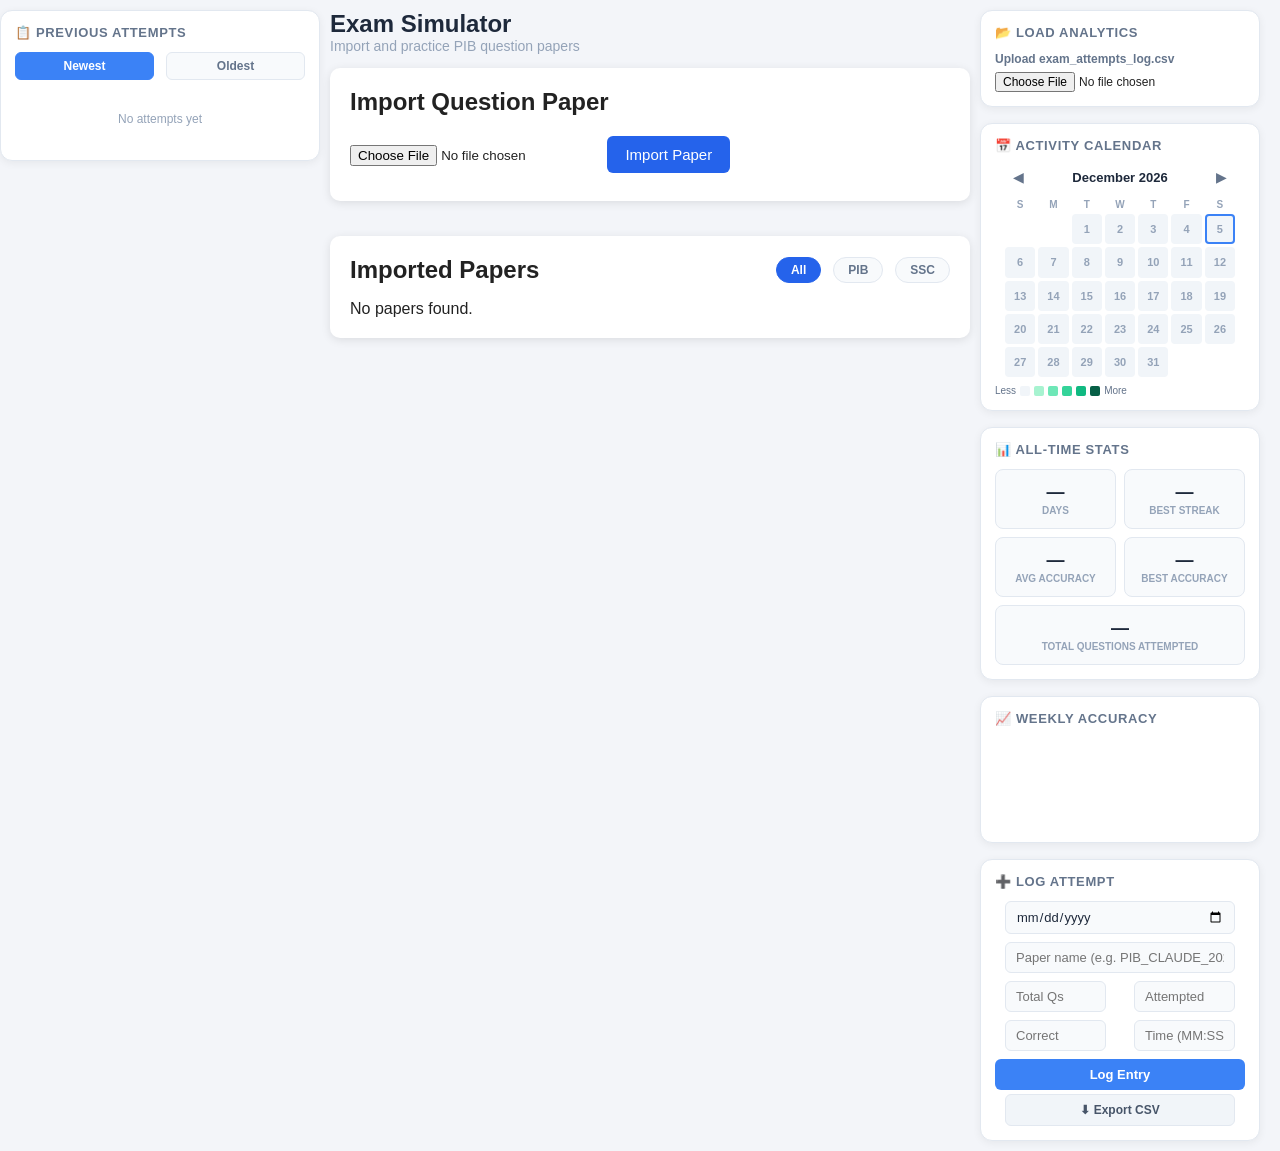
<file: index.html>
<!DOCTYPE html>
<html lang="en">
<head>
    <meta charset="UTF-8">
    <meta name="viewport" content="width=device-width, initial-scale=1.0">
    <title>Exam Simulator</title>
    <link rel="stylesheet" href="style.css">
    <style>
        /* ---- Home page two-column layout ---- */
        .home-layout {
            display: grid;
            grid-template-columns: 320px 1fr 280px;
            gap: 10px;
            width: calc(100% - 20px);
        margin-left: 10px;
        margin-right: 10px;
            max-width: calc(100% - 20px);
        margin-left: 10px;
        margin-right: 10px;
            margin: 10px 0;
        }

        /* ---- Sidebar (analytics panel) ---- */
        .analytics-sidebar {
            display: flex;
            flex-direction: column;
            gap: 16px;
        }

        .sidebar-card {
            background: #fff;
            border-radius: 12px;
            padding: 14px;
            box-shadow: 0 2px 8px rgba(0,0,0,0.06);
            border: 1px solid #e2e8f0;
        }

        .sidebar-card h3 {
            font-size: 13px;
            font-weight: 700;
            color: #64748b;
            text-transform: uppercase;
            letter-spacing: 0.05em;
            margin-bottom: 12px;
        }

        /* Calendar */
        #calendarContainer { width: calc(100% - 20px);
        margin-left: 10px;
        margin-right: 10px; }

        .cal-nav {
            display: flex;
            justify-content: space-between;
            align-items: center;
            margin-bottom: 8px;
        }
        .cal-nav-title {
            font-size: 13px;
            font-weight: 700;
            color: #1e293b;
        }
        .cal-nav-btn {
            background: none;
            border: none;
            color: #64748b;
            cursor: pointer;
            font-size: 14px;
            padding: 4px 8px;
            border-radius: 4px;
            transition: background 0.15s;
        }
        .cal-nav-btn:hover { background: #f1f5f9; color: #1e293b; }

        .cal-grid {
            display: grid;
            grid-template-columns: repeat(7, 1fr);
            gap: 3px;
        }
        .cal-header-row { margin-bottom: 2px; }
        .cal-day-header {
            font-size: 10px;
            font-weight: 700;
            color: #94a3b8;
            text-align: center;
            padding: 2px 0;
        }
        .cal-cell {
            aspect-ratio: 1;
            display: flex;
            align-items: center;
            justify-content: center;
            font-size: 11px;
            font-weight: 600;
            color: #94a3b8;
            border-radius: 4px;
            background: #f1f5f9;
            cursor: default;
            transition: transform 0.15s;
            position: relative;
        }
        .cal-cell.cal-blank { background: transparent; }
        .cal-cell.cal-practiced {
            cursor: pointer;
            font-weight: 700;
        }
        .cal-cell.cal-practiced:hover { transform: scale(1.15); z-index: 2; }
        .cal-cell.cal-today {
            box-shadow: inset 0 0 0 2px #3b82f6;
        }

        /* Legend */
        .cal-legend {
            display: flex;
            gap: 4px;
            align-items: center;
            margin-top: 8px;
            font-size: 10px;
            color: #64748b;
        }
        .cal-legend span {
            display: inline-block;
            width: 10px; height: 10px;
            border-radius: 2px;
        }

        /* Stats grid */
        .stats-mini-grid {
            display: grid;
            grid-template-columns: 1fr 1fr;
            gap: 8px;
        }
        .mini-stat {
            background: #f8fafc;
            border-radius: 8px;
            padding: 12px;
            text-align: center;
            border: 1px solid #e2e8f0;
        }
        .mini-stat-val {
            font-size: 18px;
            font-weight: 800;
            color: #1e293b;
        }
        .mini-stat-label {
            font-size: 10px;
            font-weight: 600;
            color: #94a3b8;
            text-transform: uppercase;
            margin-top: 2px;
        }

        /* Today block */
        .today-row {
            display: flex;
            justify-content: space-between;
            font-size: 13px;
            padding: 4px 0;
            border-bottom: 1px solid #f1f5f9;
            color: #334155;
        }
        .today-row:last-child { border-bottom: none; }
        .today-row span:last-child { font-weight: 700; }

        /* Weekly chart */
        #weeklyChart {
            width: calc(100% - 20px);
        margin-left: 10px;
        margin-right: 10px;
            height: 90px;
            display: block;
        }

        /* Log form */
        .log-form {
            display: flex;
            flex-direction: column;
            gap: 8px;
        }
        .log-form input {
            width: calc(100% - 20px);
        margin-left: 10px;
        margin-right: 10px;
            padding: 7px 10px;
            border: 1px solid #e2e8f0;
            border-radius: 6px;
            font-size: 13px;
            color: #1e293b;
            background: #f8fafc;
        }
        .log-form input:focus {
            outline: none;
            border-color: #3b82f6;
            background: #fff;
        }
        .log-form-row {
            display: grid;
            grid-template-columns: 1fr 1fr;
            gap: 8px;
        }
        .log-form button[type=submit] {
            padding: 8px;
            background: #3b82f6;
            color: white;
            border: none;
            border-radius: 6px;
            font-size: 13px;
            font-weight: 600;
            cursor: pointer;
            transition: all 0.2s;
        }
        .log-form button[type=submit]:hover { background: #2563eb; }
        .export-btn {
            width: calc(100% - 20px);
        margin-left: 10px;
        margin-right: 10px;
            padding: 8px;
            background: #f1f5f9;
            color: #475569;
            border: 1px solid #e2e8f0;
            border-radius: 6px;
            font-size: 12px;
            font-weight: 600;
            cursor: pointer;
            margin-top: 4px;
        }
        .export-btn:hover { background: #e2e8f0; }
        .csv-load-label {
            display: block;
            font-size: 12px;
            font-weight: 600;
            color: #64748b;
            margin-bottom: 6px;
        }
        #csvFileInput { margin-bottom: 0; font-size: 12px; }

        #logSuccessMsg {
            font-size: 12px;
            color: #10b981;
            font-weight: 600;
            text-align: center;
            padding: 4px;
        }

        /* ---- Main content area ---- */
        .main-content { display: flex; flex-direction: column; gap: 10px; }

        .home-header {
            display: flex;
            align-items: center;
            gap: 12px;
            margin-bottom: 4px;
        }
        .home-header h1 {
            font-size: 24px;
            font-weight: 800;
            color: #1e293b;
            margin: 0;
            text-align: left;
        }
        .home-header .subtitle {
            font-size: 14px;
            color: #94a3b8;
        }

        /* Paper filters */
        .paper-filters {
            display: flex;
            gap: 12px;
        }
        .filter-btn {
            padding: 5px 14px;
            border-radius: 16px;
            border: 1px solid #e2e8f0;
            background: #f8fafc;
            color: #64748b;
            font-size: 12px;
            font-weight: 600;
            cursor: pointer;
            transition: all 0.15s;
        }
        .filter-btn:hover { background: #e2e8f0; }
        .filter-btn.active {
            background: #2563eb;
            color: white;
            border-color: #2563eb;
        }

        @media (max-width: 800px) {
            .home-layout { grid-template-columns: 1fr; }
            .analytics-sidebar { order: -1; }
            .attempts-sidebar { order: -2; }
        }
        /* ---- Left Sidebar (Attempts) ---- */
        .attempts-sidebar {
            display: flex;
            flex-direction: column;
            gap: 16px;
        }

        /* Sort Buttons */
        .sort-buttons {
            display: flex;
            gap: 12px;
            margin-bottom: 12px;
        }
        .sort-btn {
            flex: 1;
            padding: 6px 10px;
            background: #f8fafc;
            border: 1px solid #e2e8f0;
            border-radius: 6px;
            font-size: 12px;
            font-weight: 600;
            color: #64748b;
            cursor: pointer;
            transition: all 0.15s;
        }
        .sort-btn:hover {
            background: #e2e8f0;
            color: #475569;
        }
        .sort-btn.active {
            background: #3b82f6;
            color: white;
            border-color: #3b82f6;
        }

        /* Attempts List */
        #attemptsContainer {
            display: flex;
            flex-direction: column;
            gap: 8px;
            max-height: 600px;
            overflow-y: auto;
        }

        .attempt-item {
            background: #f8fafc;
            border: 1px solid #e2e8f0;
            border-radius: 6px;
            padding: 12px;
            font-size: 12px;
            color: #334155;
        }

        .attempt-paper {
            font-weight: 700;
            color: #1e293b;
            margin-bottom: 4px;
            word-break: break-word;
        }

        .attempt-stats {
            display: grid;
            grid-template-columns: 1fr 1fr;
            row-gap: 8px;
            display: flex;
            justify-content: space-between;
            gap: 12px;
            font-size: 11px;
            color: #64748b;
        }

        .attempt-stat-item {
            flex: 1;
            display: flex;
            flex-direction: column;
            align-items: center;
        }

        .attempt-stat-label {
            font-size: 10px;
            color: #94a3b8;
            margin-bottom: 2px;
        }

        .attempt-stat-value {
            font-weight: 700;
            color: #1e293b;
        }

        .empty-attempts {
            text-align: center;
            color: #94a3b8;
            font-size: 12px;
            padding: 20px 10px;
        }
        /* Date Group Styling */
        .attempt-date-group {
            margin-bottom: 12px;
            border: 1px solid #e2e8f0;
            border-radius: 6px;
            overflow: hidden;
            background: #fff;
        }

        .attempt-date-header {
            display: flex;
            justify-content: space-between;
            align-items: center;
            padding: 10px 12px;
            background: #f1f5f9;
            cursor: pointer;
            border-bottom: 1px solid #e2e8f0;
            transition: background 0.15s;
        }

        .attempt-date-header:hover {
            background: #e2e8f0;
        }

        .attempt-date-label {
            font-weight: 700;
            color: #1e293b;
            font-size: 12px;
        }

        .attempt-toggle-btn {
            background: none;
            border: none;
            color: #64748b;
            font-size: 18px;
            cursor: pointer;
            padding: 0 4px;
            font-weight: 700;
            transition: color 0.15s;
        }

        .attempt-toggle-btn:hover {
            color: #1e293b;
        }

        .attempt-items-group {
            display: flex;
            flex-direction: column;
            gap: 8px;
            padding: 8px;
            transition: max-height 0.3s ease, opacity 0.3s ease;
            max-height: 1000px;
            opacity: 1;
        }

        .attempt-items-group.collapsed {
            max-height: 0;
            opacity: 0;
            overflow: hidden;
            padding: 0 8px;
        }
    </style>
</head>
<body>

<div class="home-layout">

    <!-- ======= PREVIOUS ATTEMPTS SIDEBAR (LEFT) ======= -->
    <aside class="attempts-sidebar">
        <div class="sidebar-card">
            <h3>📋 Previous Attempts</h3>
            
            <!-- Sort Buttons -->
            <div class="sort-buttons">
                <button class="sort-btn active" onclick="sortAttempts('newest')">Newest</button>
                <button class="sort-btn" onclick="sortAttempts('oldest')">Oldest</button>
            </div>

            <!-- Attempts List Container -->
            <div id="attemptsContainer">
                <p class="empty-attempts">No attempts yet</p>
            </div>
        </div>
    </aside>

    <!-- ======= MAIN CONTENT ======= -->
    <div class="main-content">
        <div class="home-header">
            <div>
                <h1>Exam Simulator</h1>
                <p class="subtitle">Import and practice PIB question papers</p>
            </div>
        </div>

        <!-- Import Card -->
        <div class="card">
            <h2>Import Question Paper</h2>
            <input type="file" id="paperFile" accept=".txt">
            <button id="importBtn">Import Paper</button>
        </div>

        <!-- Paper List Card -->
        <div class="card">
            <div style="display:flex;justify-content:space-between;align-items:center;margin-bottom:16px;">
                <h2 style="margin:0;">Imported Papers</h2>
                <div class="paper-filters">
                    <button class="filter-btn active" onclick="filterPapers('all', this)">All</button>
                    <button class="filter-btn" onclick="filterPapers('PIB', this)">PIB</button>
                    <button class="filter-btn" onclick="filterPapers('Selection', this)">SSC</button>
                </div>
            </div>
            <div id="paperList">
                <p>No papers imported.</p>
            </div>
        </div>
    </div>

    <!-- ======= ANALYTICS SIDEBAR ======= -->
    <aside class="analytics-sidebar">

        <!-- CSV Load -->
        <div class="sidebar-card">
            <h3>📂 Load Analytics</h3>
            <label class="csv-load-label">Upload exam_attempts_log.csv</label>
            <input type="file" id="csvFileInput" accept=".csv">
        </div>

        <!-- Activity Calendar -->
        <div class="sidebar-card">
            <h3>📅 Activity Calendar</h3>
            <div id="calendarContainer"></div>
            <div class="cal-legend">
                Less
                <span style="background:#f1f5f9;"></span>
                <span style="background:#a7f3d0;"></span>
                <span style="background:#6ee7b7;"></span>
                <span style="background:#34d399;"></span>
                <span style="background:#10b981;"></span>
                <span style="background:#065f46;"></span>
                More
            </div>
        </div>

        <!-- All-Time Stats -->
        <div class="sidebar-card">
            <h3>📊 All-Time Stats</h3>
            <div class="stats-mini-grid">
                <div class="mini-stat">
                    <div class="mini-stat-val" id="stat-days">—</div>
                    <div class="mini-stat-label">Days</div>
                </div>
                <div class="mini-stat">
                    <div class="mini-stat-val" id="stat-streak">—</div>
                    <div class="mini-stat-label">Best Streak</div>
                </div>
                <div class="mini-stat">
                    <div class="mini-stat-val" id="stat-avg-acc">—</div>
                    <div class="mini-stat-label">Avg Accuracy</div>
                </div>
                <div class="mini-stat">
                    <div class="mini-stat-val" id="stat-best-acc">—</div>
                    <div class="mini-stat-label">Best Accuracy</div>
                </div>
            </div>
            <div class="mini-stat" style="margin-top:8px;">
                <div class="mini-stat-val" id="stat-attempted">—</div>
                <div class="mini-stat-label">Total Questions Attempted</div>
            </div>
        </div>

        <!-- Today's Stats -->
        <div class="sidebar-card" id="today-block" hidden>
            <h3>🗓️ Today</h3>
            <div class="today-row"><span>Attempted</span><span id="today-attempted">—</span></div>
            <div class="today-row"><span>Correct</span><span id="today-correct">—</span></div>
            <div class="today-row"><span>Incorrect</span><span id="today-incorrect">—</span></div>
            <div class="today-row"><span>Accuracy</span><span id="today-accuracy">—</span></div>
            <div class="today-row"><span>Time</span><span id="today-time">—</span></div>
        </div>

        <!-- Weekly Chart -->
        <div class="sidebar-card">
            <h3>📈 Weekly Accuracy</h3>
            <canvas id="weeklyChart" width="240" height="90"></canvas>
        </div>

        <!-- Quick Log -->
        <div class="sidebar-card">
            <h3>➕ Log Attempt</h3>
            <form class="log-form" id="logForm">
                <input type="date" name="date" required placeholder="Date">
                <input type="text" name="paper" required placeholder="Paper name (e.g. PIB_CLAUDE_20260903)">
                <div class="log-form-row">
                    <input type="number" name="total" required placeholder="Total Qs" min="1">
                    <input type="number" name="attempted" required placeholder="Attempted" min="0">
                </div>
                <div class="log-form-row">
                    <input type="number" name="correct" required placeholder="Correct" min="0">
                    <input type="text" name="time" placeholder="Time (MM:SS)">
                </div>
                <button type="submit">Log Entry</button>
                <p id="logSuccessMsg" hidden>✓ Entry logged!</p>
            </form>
            <button class="export-btn" id="exportCsvBtn">⬇ Export CSV</button>
        </div>

    </aside>

</div>

<script src="parser.js"></script>
<script src="storage.js"></script>
<script src="app.js"></script>
<script src="analytics.js"></script>

</body>
</html>
<style>
/* Previous Attempts Content & Accordion Expansion Fix */
.date-group-content, 
.date-content, 
#attemptsContainer .accordion-content {
    display: flex !important;
    flex-direction: column !important;
    gap: 8px !important;
    max-height: 450px !important;
    overflow-y: auto !important;
    padding: 6px 2px !important;
}

.attempt-item {
    min-height: max-content !important;
    box-sizing: border-box !important;
    margin-bottom: 6px !important;
}
</style>
</file>
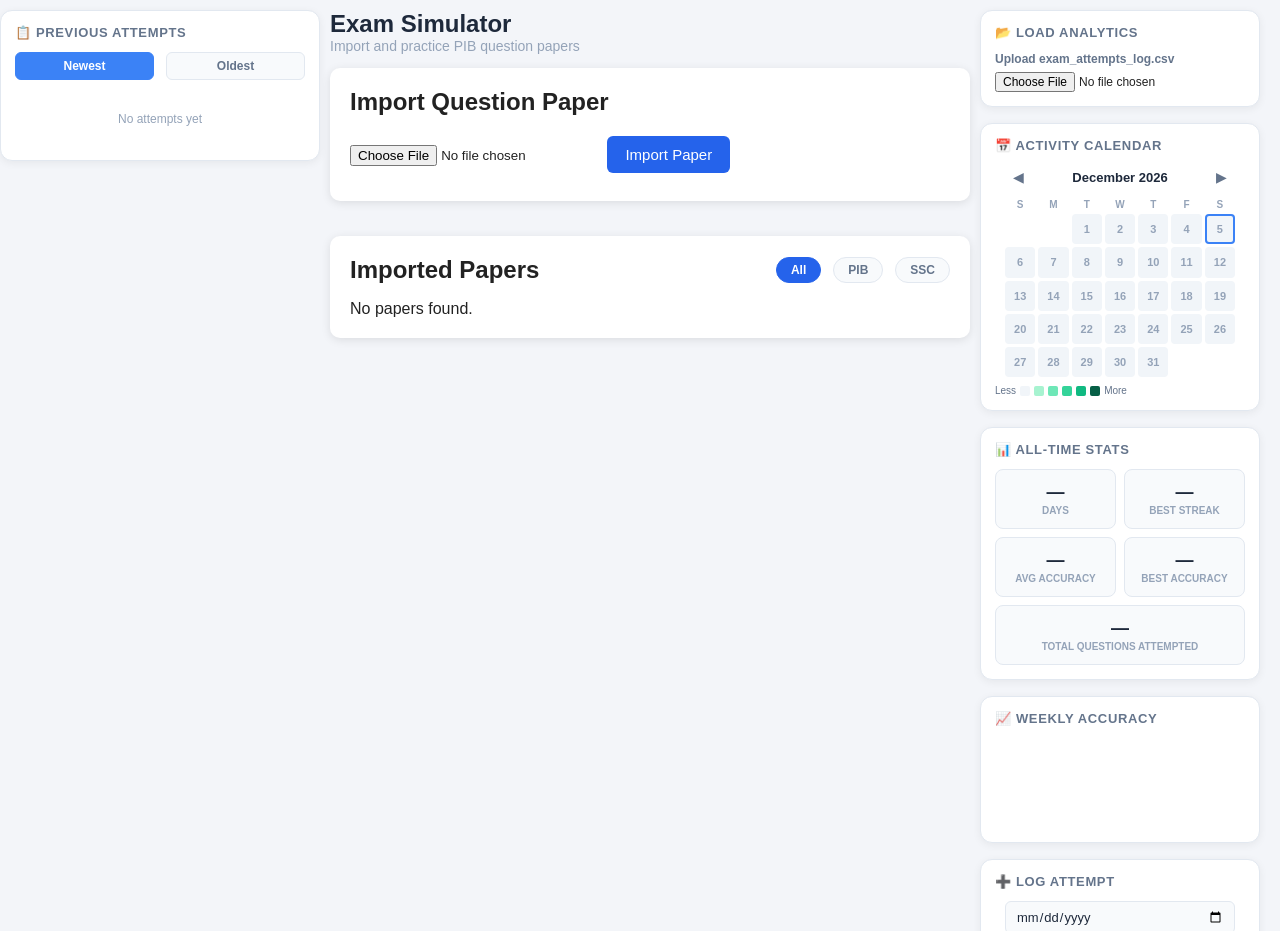
<file: exam.html>
<!DOCTYPE html>
<html lang="en">

<head>
    <meta charset="UTF-8">
    <meta name="viewport" content="width=device-width, initial-scale=1.0">
    <title>Exam</title>

    <link rel="stylesheet" href="style.css">
</head>

<body>

    <!-- Start Modal Overlay -->
    <div id="startModal" class="modal-overlay">
        <div class="modal-content">
            <h2>Ready to begin?</h2>
            <p>You have 60 minutes to complete this exam.</p>
            <button id="startExamBtn" class="pill-btn green-btn"
                style="font-size: 18px; padding: 12px 32px; margin-top: 20px;">Start Exam</button>
        </div>
    </div>

    <header class="exam-header">
        <div class="header-left">
            <h2 id="paperTitle">Question Paper</h2>
        </div>

        <div class="header-right">
            <div class="timer-pill" id="totalTimer">60:00</div>

            <button id="exitBtn" class="pill-btn grey-btn">Exit</button>
            <button id="submitExamBtn" class="pill-btn green-btn">Submit</button>
            <button id="togglePaletteBtn" class="pill-btn blue-btn">☰</button>
        </div>
    </header>

    <div class="exam-layout">

        <!-- Question Area -->

        <main class="question-panel">

            <div class="question-number">
                Question
                <span id="questionNumber">1</span>
                /
                <span id="totalQuestions">100</span>
            </div>

            <div id="questionText" class="question-text">

                Loading Question...

            </div>

            <div id="optionsContainer" class="options">

                <!-- Generated by exam.js -->

            </div>

            <div class="question-buttons">

                <button id="previousBtn">
                    Previous
                </button>

                <button id="markBtn">
                    Mark for Review
                </button>

                <button id="saveNextBtn">
                    Save & Next
                </button>

            </div>

        </main>

        <!-- Question Palette -->

        <aside class="palette" id="paletteAside">

            <h3>Question Palette</h3>

            <div id="questionPalette" class="palette-grid">

            </div>

        </aside>

    </div>

    <script src="storage.js"></script>
    <script src="exam.js"></script>

</body>

</html>
</file>
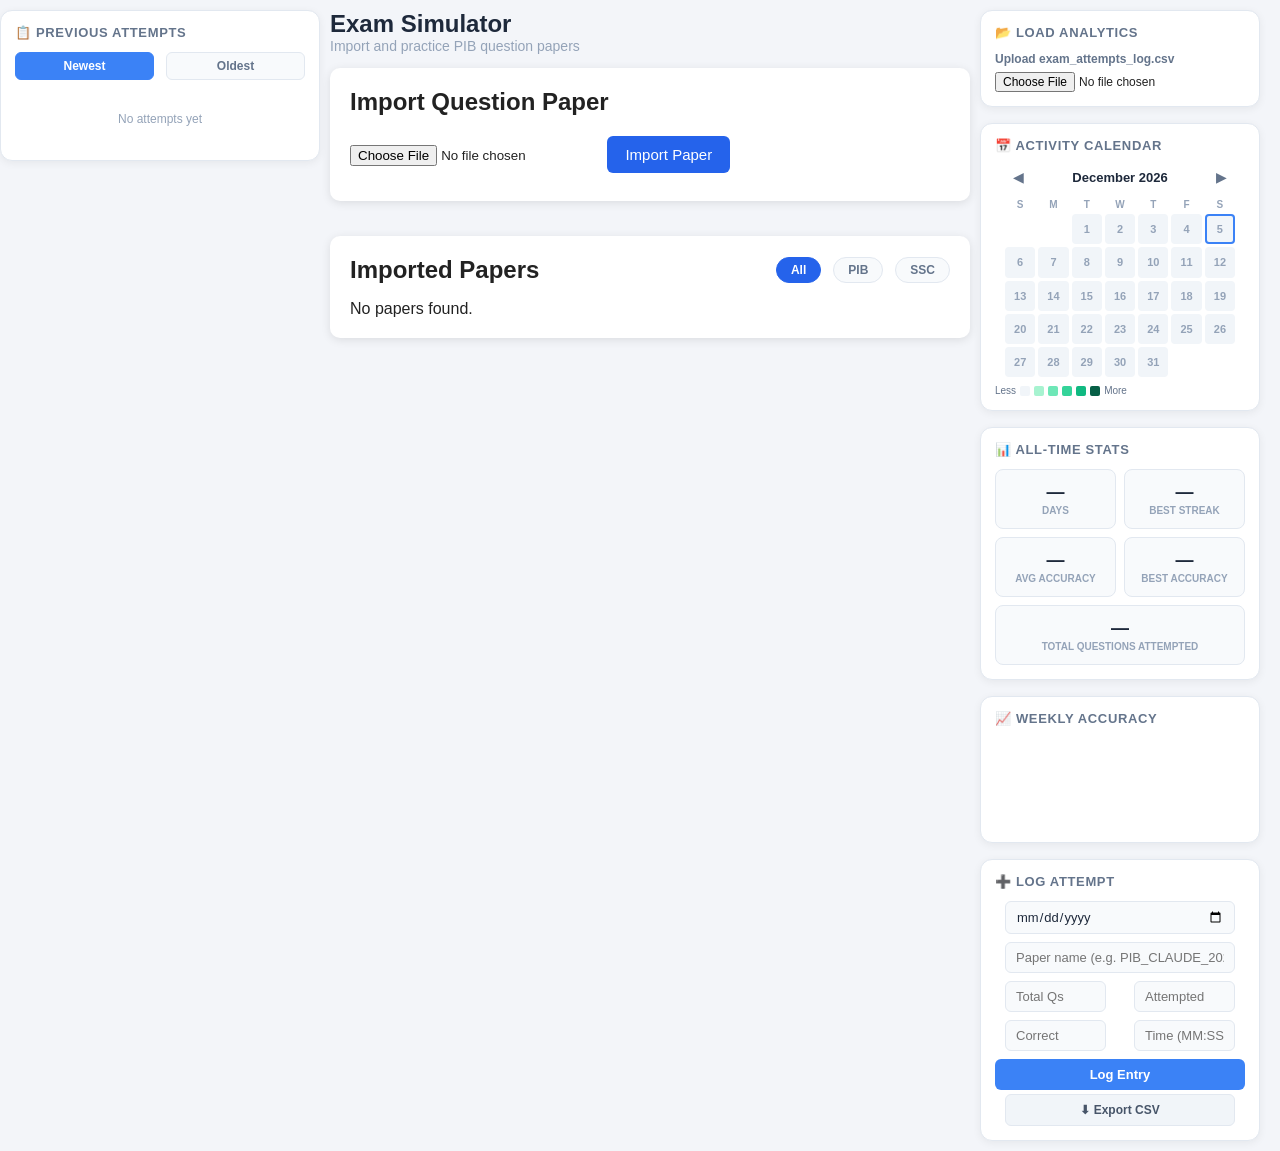
<file: results.html>
<!DOCTYPE html>
<html lang="en">
<head>
    <meta charset="UTF-8">
    <meta name="viewport" content="width=device-width, initial-scale=1.0">
    <title>Exam Results</title>
    <style>
        * {
            margin: 0;
            padding: 0;
            box-sizing: border-box;
        }

        body {
            font-family: -apple-system, BlinkMacSystemFont, 'Segoe UI', Roboto, sans-serif;
            background: #f8fafc;
            padding: 2rem;
        }

        .container {
            max-width: 1000px;
            margin: 0 auto;
        }

        .header {
            background: #ffffff;
            border-radius: 16px;
            box-shadow: 0 4px 6px -1px rgba(0, 0, 0, 0.05), 0 2px 4px -1px rgba(0, 0, 0, 0.03);
            padding: 24px;
            border: 1px solid #e2e8f0;
            margin-bottom: 2rem;
        }

        .header h1 {
            font-size: 18px;
            font-weight: 800;
            margin-bottom: 20px;
            letter-spacing: -0.02em;
            color: #1e293b;
        }

        .stats-grid {
            display: grid;
            grid-template-columns: repeat(auto-fit, minmax(180px, 1fr));
            gap: 16px;
        }

        .metric-card {
            background: #f8fafc;
            border-radius: 12px;
            padding: 18px;
            display: flex;
            flex-direction: column;
            align-items: center;
            justify-content: center;
            position: relative;
            overflow: hidden;
            border: 1px solid #e2e8f0;
            transition: all 0.2s ease;
        }

        .metric-card:hover {
            transform: translateY(-3px);
            box-shadow: 0 6px 12px -2px rgba(0, 0, 0, 0.05);
        }

        .metric-card.correct {
            background: rgba(16, 185, 129, 0.04);
            border-color: rgba(16, 185, 129, 0.2);
        }
        .metric-card.correct .metric-value { color: #10b981; }

        .metric-card.wrong {
            background: rgba(239, 68, 68, 0.04);
            border-color: rgba(239, 68, 68, 0.2);
        }
        .metric-card.wrong .metric-value { color: #ef4444; }

        .metric-card.skipped {
            background: rgba(100, 116, 139, 0.04);
            border-color: rgba(100, 116, 139, 0.2);
        }
        .metric-card.skipped .metric-value { color: #64748b; }

        .metric-card.accuracy {
            background: rgba(59, 130, 246, 0.04);
            border-color: rgba(59, 130, 246, 0.2);
        }
        .metric-card.accuracy .metric-value { color: #3b82f6; }

        .metric-value {
            font-size: 28px;
            font-weight: 800;
            line-height: 1.1;
            margin-bottom: 4px;
        }

        .metric-label {
            font-size: 11px;
            font-weight: 700;
            text-transform: uppercase;
            letter-spacing: 0.05em;
            color: #64748b;
        }

        .controls {
            background: white;
            padding: 1rem;
            border-radius: 50px;
            margin-bottom: 2rem;
            display: flex;
            gap: 1rem;
            flex-wrap: wrap;
            justify-content: center;
            box-shadow: 0 4px 6px -1px rgba(0, 0, 0, 0.05);
            position: sticky;
            top: 1rem;
            z-index: 10;
        }

        .btn {
            padding: 10px 24px;
            border: none;
            border-radius: 50px;
            background: #f1f5f9;
            color: #475569;
            cursor: pointer;
            font-size: 14px;
            font-weight: 600;
            transition: all 0.2s;
        }

        .btn.active {
            background: #3b82f6;
            color: white;
        }

        .btn:hover:not(.active) {
            background: #e2e8f0;
            color: #3b82f6;
        }

        .results-container {
            display: flex;
            flex-direction: column;
            gap: 1rem;
        }

        .question-result {
            background: #ffffff;
            padding: 1.5rem;
            border-radius: 12px;
            border: 2px solid #e2e8f0;
            border-bottom-width: 4px;
            position: relative;
            cursor: pointer;
            transition: all 0.2s;
        }

        .question-result.correct {
            background: #f0fdf4;
            border-color: #10b981;
        }

        .question-result.wrong {
            background: #fef2f2;
            border-color: #ef4444;
        }

        .question-result.skipped {
            background: #f8fafc;
            border-color: #94a3b8;
        }

        .question-header {
            display: flex;
            align-items: flex-start;
            gap: 12px;
            margin-bottom: 0.5rem;
            padding-right: 100px;
        }

        .question-number {
            color: #475569;
            font-weight: 700;
            font-size: 16px;
            flex-shrink: 0;
        }

        .question-text {
            font-size: 16px;
            font-weight: 600;
            color: #0f172a;
            line-height: 1.5;
            flex: 1;
        }

        .your-answer-text {
            font-size: 14px;
            font-weight: 600;
            margin-top: 0.25rem;
            padding-left: 38px;
        }

        .your-answer-text.wrong { color: #ef4444; }
        .your-answer-text.correct { color: #10b981; }
        .your-answer-text.skipped { color: #64748b; }

        .status-badge {
            position: absolute;
            top: 1.5rem;
            right: 1.5rem;
            padding: 4px 12px;
            border-radius: 20px;
            font-size: 12px;
            font-weight: 700;
            text-transform: uppercase;
        }

        .status-badge.correct {
            background: #d1fae5;
            color: #059669;
        }

        .status-badge.wrong {
            background: #fee2e2;
            color: #ef4444;
        }

        .status-badge.skipped {
            background: #f1f5f9;
            color: #475569;
        }

        .answer-section {
            display: none;
            margin-top: 1rem;
            padding-top: 1rem;
            border-top: 1px solid rgba(0,0,0,0.1);
            padding-left: 38px;
        }

        .question-result.expanded .answer-section {
            display: block;
        }

        .answer-row {
            display: grid;
            grid-template-columns: 120px 1fr;
            gap: 1rem;
            margin-bottom: 0.8rem;
            font-size: 14px;
        }

        .answer-label {
            font-weight: 600;
            color: #666;
        }

        .answer-value {
            color: #333;
            word-break: break-word;
            line-height: 1.5;
        }

        .answer-value.correct {
            color: #10b981;
            font-weight: 500;
        }

        .answer-value.wrong {
            color: #ef4444;
            font-weight: 500;
        }

        .back-btn {
            background: white;
            padding: 1.5rem;
            border-radius: 8px;
            text-align: center;
            margin-top: 2rem;
            box-shadow: 0 2px 8px rgba(0,0,0,0.1);
        }

        .back-btn a {
            display: inline-block;
            padding: 12px 32px;
            background: #2563eb;
            color: white;
            text-decoration: none;
            border-radius: 6px;
            font-weight: 500;
            transition: all 0.2s;
        }

        .back-btn a:hover {
            background: #1d4ed8;
        }

        .empty-state {
            text-align: center;
            padding: 3rem;
            color: #666;
        }
    </style>
</head>
<body>
    <div class="container">
        <div class="header">
            <h1 id="paperTitle">Exam Results</h1>
            <div class="stats-grid">
                <div class="metric-card correct">
                    <div class="metric-value" id="correctCount">0</div>
                    <div class="metric-label">Correct</div>
                </div>
                <div class="metric-card wrong">
                    <div class="metric-value" id="wrongCount">0</div>
                    <div class="metric-label">Wrong</div>
                </div>
                <div class="metric-card skipped">
                    <div class="metric-value" id="skippedCount">0</div>
                    <div class="metric-label">Skipped</div>
                </div>
                <div class="metric-card accuracy">
                    <div class="metric-value" id="accuracy">0%</div>
                    <div class="metric-label">Accuracy</div>
                </div>
            </div>
        </div>

        <div class="controls">
            <button class="btn active" onclick="filterResults('all')">All Answers</button>
            <button class="btn" onclick="filterResults('correct')">✓ Correct</button>
            <button class="btn" onclick="filterResults('wrong')">✗ Wrong</button>
            <button class="btn" onclick="filterResults('skipped')">- Skipped</button>
        </div>

        <div class="results-container" id="resultsContainer">
            <div class="empty-state">Loading results...</div>
        </div>

        <div class="back-btn">
            <a href="index.html">Back to Home</a>
        </div>
    </div>

    <script src="storage.js"></script>
    <script src="results.js"></script>
</body>
</html>
</file>
<file: style.css>
/* ===========================
   GENERAL
=========================== */

*{
    margin:0;
    padding:0;
    box-sizing:border-box;
    font-family:Arial, Helvetica, sans-serif;
}

body{
    background:#f3f5f9;
    color:#222;
}

/* ===========================
   HOME PAGE
=========================== */

.container{
    width:90%;
    max-width:1000px;
    margin:40px auto;
}

h1{
    text-align:center;
    margin-bottom:30px;
}

.card{
    background:#fff;
    padding:20px;
    margin-bottom:25px;
    border-radius:10px;
    box-shadow:0 2px 10px rgba(0,0,0,.1);
}

.card h2{
    margin-bottom:20px;
}

input[type=file]{
    margin-bottom:15px;
}

button{
    padding:10px 18px;
    border:none;
    border-radius:6px;
    background:#2563eb;
    color:white;
    cursor:pointer;
    font-size:15px;
}

button:hover{
    background:#1d4ed8;
}

.paper-item{

    display:flex;
    justify-content:space-between;
    align-items:center;

    padding:15px;

    margin-bottom:10px;

    border:1px solid #ddd;

    border-radius:8px;

}

.paper-buttons{

    display:flex;
    gap:10px;

}

.delete-btn{
    background:#dc2626;
}

.delete-btn:hover{
    background:#b91c1c;
}

/* ===========================
   EXAM PAGE
=========================== */

.modal-overlay {
    position: fixed;
    top: 0; left: 0; width: 100%; height: 100%;
    background: rgba(0, 0, 0, 0.5);
    display: flex;
    align-items: center; justify-content: center;
    z-index: 1000;
}
.modal-overlay.hidden { display: none; }
.modal-content {
    background: #fff;
    padding: 40px;
    border-radius: 12px;
    text-align: center;
    box-shadow: 0 4px 20px rgba(0,0,0,0.15);
}

.exam-header {
    background: white;
    display: flex;
    justify-content: space-between;
    align-items: center;
    padding: 15px 30px;
    box-shadow: 0 2px 10px rgba(0,0,0,.05);
    border-radius: 12px;
    margin: 15px auto;
    width: 95%;
    border: 1px solid #e2e8f0;
}

.header-left {
    display: flex;
    align-items: center;
    gap: 10px;
}
.header-left h2 { margin: 0; font-size: 18px; color: #1e293b; font-weight: 700; }
.header-left span { color: #94a3b8; font-size: 14px; }

.header-right {
    display: flex;
    align-items: center;
    gap: 12px;
}

.pill-btn {
    padding: 8px 16px;
    border-radius: 20px;
    border: none;
    font-weight: 600;
    cursor: pointer;
    font-size: 14px;
    transition: all 0.2s;
}
.grey-btn { background: #e2e8f0; color: #475569; }
.grey-btn:hover { background: #cbd5e1; }
.green-btn { background: #10b981; color: white; }
.green-btn:hover { background: #059669; }
.blue-btn { background: #3b82f6; color: white; }
.blue-btn:hover { background: #2563eb; }

.timer-pill {
    background: #eff6ff;
    color: #3b82f6;
    padding: 8px 16px;
    border-radius: 20px;
    font-weight: 700;
    font-size: 14px;
}

.exam-layout {
    display: grid;
    grid-template-columns: 1fr 300px;
    gap: 20px;
    width: 95%;
    margin: 0 auto 25px auto;
    transition: all 0.3s ease;
}
.exam-layout.palette-closed {
    grid-template-columns: 1fr;
}
.exam-layout.palette-closed .palette {
    display: none;
}

.question-panel {
    background: white;
    padding: 30px;
    border-radius: 12px;
    box-shadow: 0 4px 6px -1px rgba(0,0,0,.05);
    border: 1px solid #e2e8f0;
}

.question-number {
    font-size: 14px;
    font-weight: 600;
    color: #64748b;
    margin-bottom: 15px;
}

.question-text {
    font-size: 16px;
    font-weight: 600;
    color: #0f172a;
    line-height: 1.6;
    margin-bottom: 25px;
}

.options {
    display: flex;
    flex-direction: column;
    gap: 12px;
}

.option {
    border: 1px solid #cbd5e1;
    border-radius: 8px;
    padding: 12px 20px;
    cursor: pointer;
    transition: all 0.2s;
    display: flex;
    align-items: center;
    font-size: 15px;
    color: #334155;
}
.option:hover {
    border-color: #94a3b8;
}
.option.selected {
    border-color: #3b82f6;
    background: #eff6ff;
    color: #1d4ed8;
}
.option input {
    margin-right: 15px;
    accent-color: #3b82f6;
}

.question-buttons {
    margin-top: 35px;
    display: flex;
    gap: 12px;
}
.question-buttons button {
    padding: 10px 20px;
    border-radius: 6px;
    font-weight: 600;
    border: none;
    cursor: pointer;
    font-size: 14px;
    transition: all 0.2s;
}
#previousBtn, #markBtn {
    background: #e2e8f0;
    color: #1e293b;
}
#previousBtn:hover, #markBtn:hover {
    background: #cbd5e1;
}
#saveNextBtn {
    background: #2563eb;
    color: white;
}
#saveNextBtn:hover {
    background: #1d4ed8;
}

.palette {
    background: white;
    padding: 20px;
    border-radius: 12px;
    box-shadow: 0 4px 6px -1px rgba(0,0,0,.05);
    border: 1px solid #e2e8f0;
    height: fit-content;
}
.palette h3 {
    margin-bottom: 20px;
    font-size: 16px;
    color: #334155;
    font-weight: 600;
}
.palette-grid {
    display: grid;
    grid-template-columns: repeat(5, 1fr);
    gap: 10px;
}
.palette-btn {
    width: 100%;
    aspect-ratio: 1;
    padding: 0;
    display: flex;
    align-items: center;
    justify-content: center;
    border-radius: 8px;
    background: white;
    border: 1px solid #e2e8f0;
    color: #334155;
    font-weight: 600;
    font-size: 14px;
    cursor: pointer;
    transition: all 0.2s;
}
.palette-btn:hover { background: #f1f5f9; }
.palette-btn.answered { background: #10b981; color: white; border-color: #10b981; }
.palette-btn.review { background: #f59e0b; color: white; border-color: #f59e0b; }
.palette-btn.current { border: 2px solid #3b82f6; }

/* ===========================
   MOBILE
=========================== */

@media(max-width:900px){
    .exam-layout {
        grid-template-columns: 1fr;
    }
    .palette-grid {
        grid-template-columns: repeat(5, 1fr);
    }
    .question-buttons {
        flex-wrap: wrap;
    }
    .exam-header {
        flex-direction: column;
        align-items: flex-start;
        gap: 15px;
    }
}
</file>
